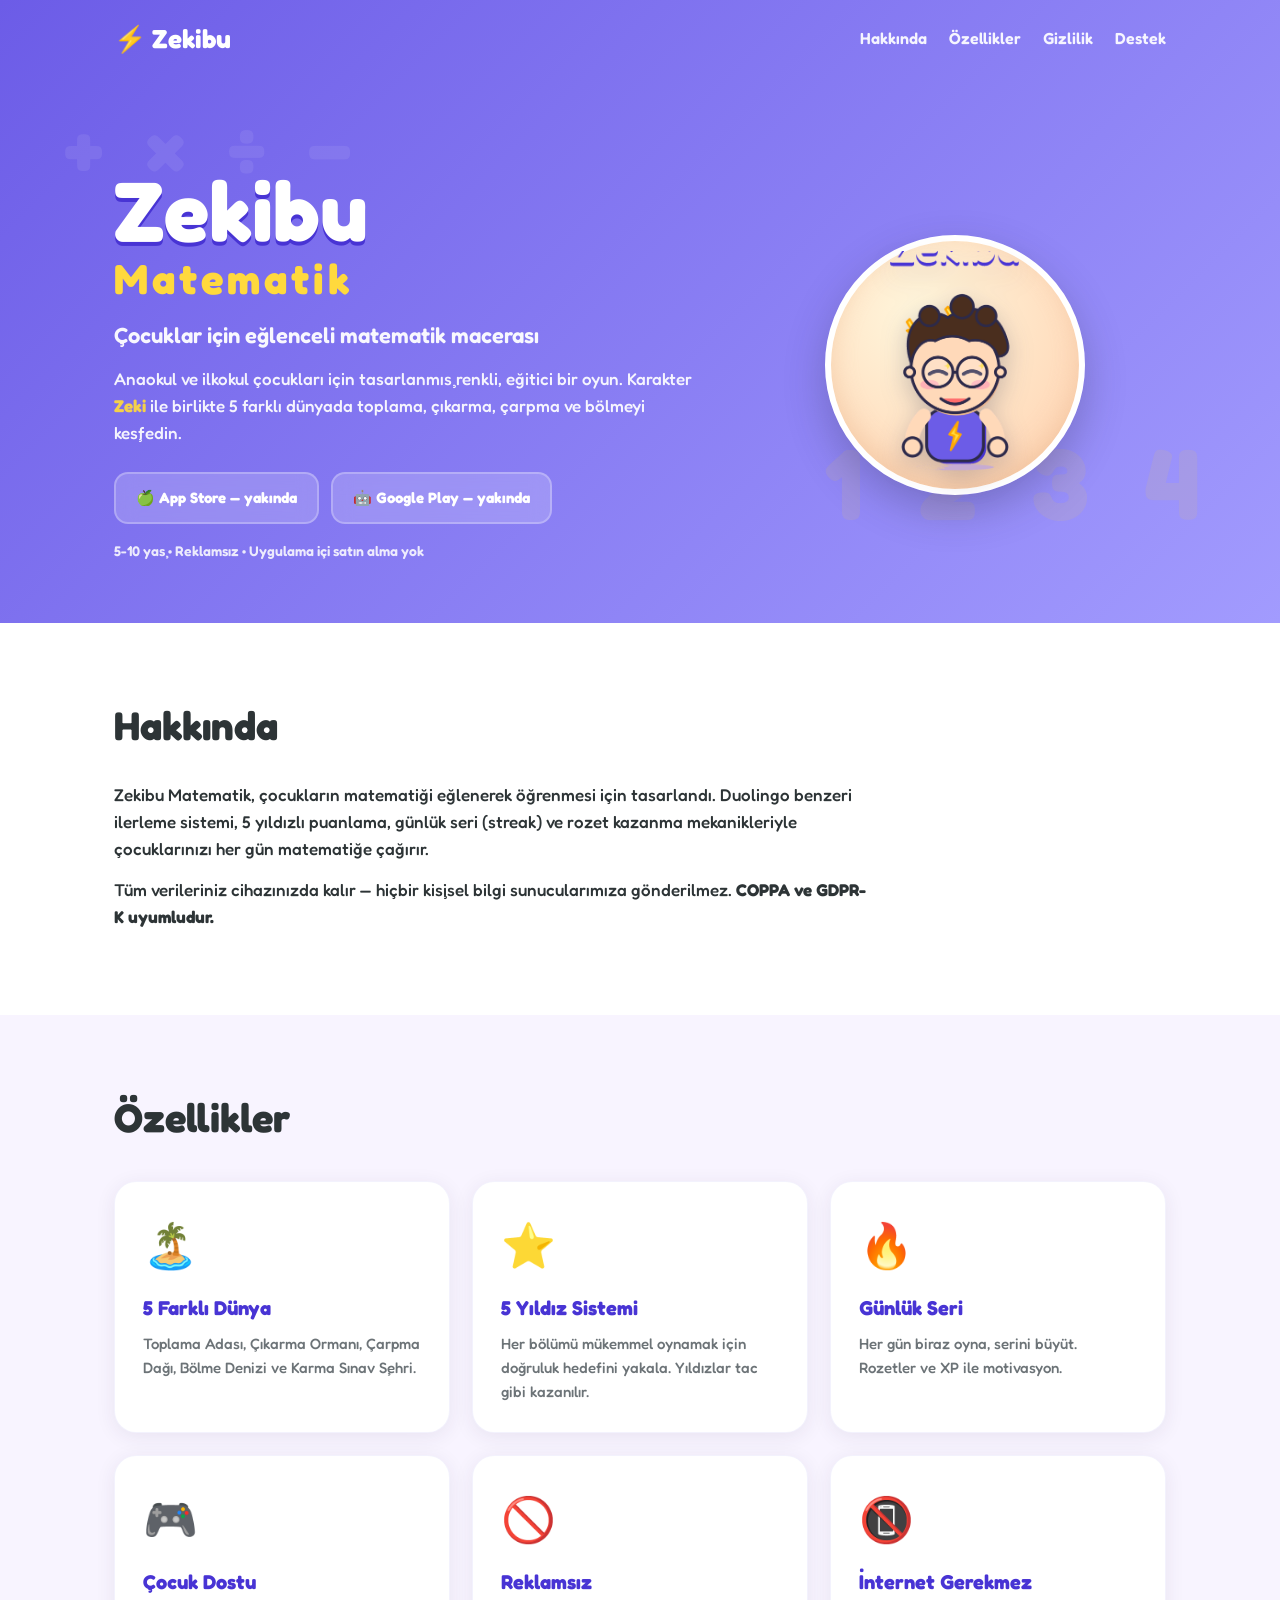
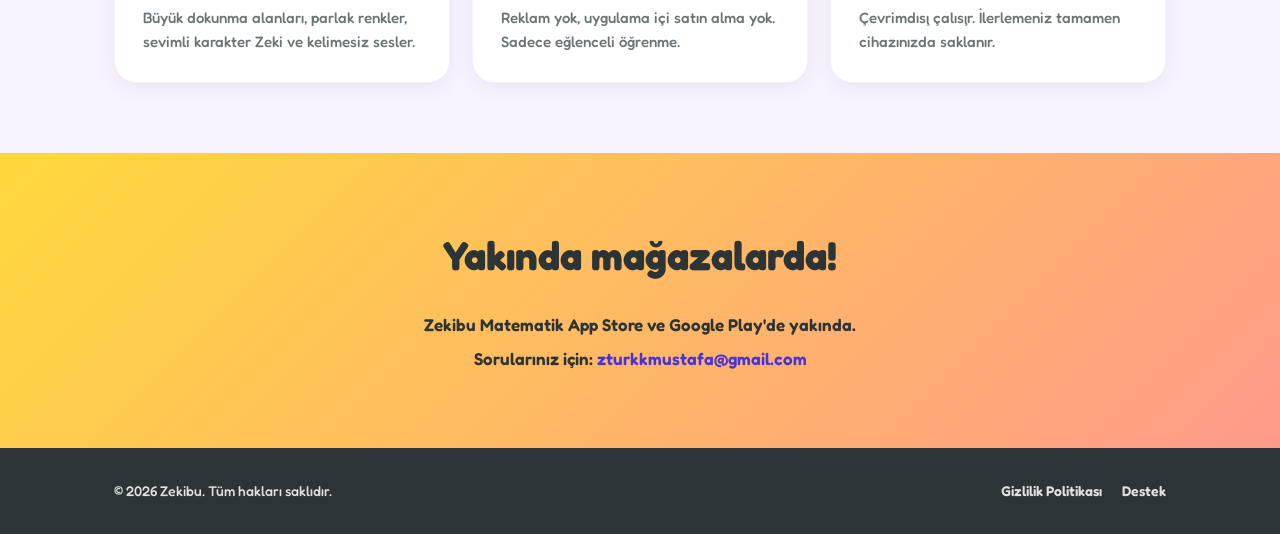
<file: index.html>
<!DOCTYPE html>
<html lang="tr">
<head>
  <meta charset="UTF-8" />
  <meta name="viewport" content="width=device-width, initial-scale=1.0" />
  <title>Zekibu Matematik — Çocuklar için Eğlenceli Matematik Oyunu</title>
  <meta name="description" content="Zekibu Matematik, anaokul ve ilkokul çocukları için tasarlanmış eğlenceli matematik öğrenme oyunudur. Toplama, çıkarma, çarpma ve bölmeyi Zeki ile keşfedin." />
  <meta property="og:title" content="Zekibu Matematik" />
  <meta property="og:description" content="Çocuklar için eğlenceli matematik macerası — Zeki ile öğren!" />
  <meta property="og:type" content="website" />
  <link rel="icon" type="image/png" href="assets/favicon.png" />
  <link rel="preconnect" href="https://fonts.googleapis.com" />
  <link rel="preconnect" href="https://fonts.gstatic.com" crossorigin />
  <link href="https://fonts.googleapis.com/css2?family=Fredoka:wght@500;600;700;800&display=swap" rel="stylesheet" />
  <link rel="stylesheet" href="style.css?v=2" />
</head>
<body>
  <header class="hero">
    <nav class="nav">
      <a class="brand" href="/">⚡ Zekibu</a>
      <div class="nav-links">
        <a href="#hakkinda">Hakkında</a>
        <a href="#ozellikler">Özellikler</a>
        <a href="privacy.html">Gizlilik</a>
        <a href="support.html">Destek</a>
      </div>
    </nav>

    <div class="hero-content">
      <div class="hero-text">
        <h1>Zekibu <span class="accent">Matematik</span></h1>
        <p class="tagline">Çocuklar için eğlenceli matematik macerası</p>
        <p class="lead">
          Anaokul ve ilkokul çocukları için tasarlanmış renkli, eğitici bir oyun.
          Karakter <strong>Zeki</strong> ile birlikte 5 farklı dünyada toplama,
          çıkarma, çarpma ve bölmeyi keşfedin.
        </p>
        <div class="store-badges">
          <span class="badge-soon">🍏 App Store — yakında</span>
          <span class="badge-soon">🤖 Google Play — yakında</span>
        </div>
        <p class="age">5-10 yaş • Reklamsız • Uygulama içi satın alma yok</p>
      </div>
      <div class="hero-visual">
        <div class="zeki-circle">
          <img src="assets/zeki-mobile.png" alt="Zeki — Zekibu Matematik karakteri" class="zeki-img" />
        </div>
      </div>
    </div>
  </header>

  <section id="hakkinda" class="section">
    <div class="container">
      <h2>Hakkında</h2>
      <p>
        Zekibu Matematik, çocukların matematiği eğlenerek öğrenmesi için
        tasarlandı. Duolingo benzeri ilerleme sistemi, 5 yıldızlı puanlama,
        günlük seri (streak) ve rozet kazanma mekanikleriyle çocuklarınızı
        her gün matematiğe çağırır.
      </p>
      <p>
        Tüm verileriniz cihazınızda kalır — hiçbir kişisel bilgi
        sunucularımıza gönderilmez. <strong>COPPA ve GDPR-K uyumludur.</strong>
      </p>
    </div>
  </section>

  <section id="ozellikler" class="section section-alt">
    <div class="container">
      <h2>Özellikler</h2>
      <div class="features">
        <div class="feature-card">
          <div class="feature-icon">🏝️</div>
          <h3>5 Farklı Dünya</h3>
          <p>Toplama Adası, Çıkarma Ormanı, Çarpma Dağı, Bölme Denizi ve Karma Sınav Şehri.</p>
        </div>
        <div class="feature-card">
          <div class="feature-icon">⭐</div>
          <h3>5 Yıldız Sistemi</h3>
          <p>Her bölümü mükemmel oynamak için doğruluk hedefini yakala. Yıldızlar tac gibi kazanılır.</p>
        </div>
        <div class="feature-card">
          <div class="feature-icon">🔥</div>
          <h3>Günlük Seri</h3>
          <p>Her gün biraz oyna, serini büyüt. Rozetler ve XP ile motivasyon.</p>
        </div>
        <div class="feature-card">
          <div class="feature-icon">🎮</div>
          <h3>Çocuk Dostu</h3>
          <p>Büyük dokunma alanları, parlak renkler, sevimli karakter Zeki ve kelimesiz sesler.</p>
        </div>
        <div class="feature-card">
          <div class="feature-icon">🚫</div>
          <h3>Reklamsız</h3>
          <p>Reklam yok, uygulama içi satın alma yok. Sadece eğlenceli öğrenme.</p>
        </div>
        <div class="feature-card">
          <div class="feature-icon">📵</div>
          <h3>İnternet Gerekmez</h3>
          <p>Çevrimdışı çalışır. İlerlemeniz tamamen cihazınızda saklanır.</p>
        </div>
      </div>
    </div>
  </section>

  <section class="section cta">
    <div class="container">
      <h2>Yakında mağazalarda!</h2>
      <p>Zekibu Matematik App Store ve Google Play'de yakında.</p>
      <p>Sorularınız için: <a href="mailto:zturkkmustafa@gmail.com">zturkkmustafa@gmail.com</a></p>
    </div>
  </section>

  <footer>
    <div class="container">
      <p>© 2026 Zekibu. Tüm hakları saklıdır.</p>
      <div class="footer-links">
        <a href="privacy.html">Gizlilik Politikası</a>
        <a href="support.html">Destek</a>
      </div>
    </div>
  </footer>
</body>
</html>
</file>
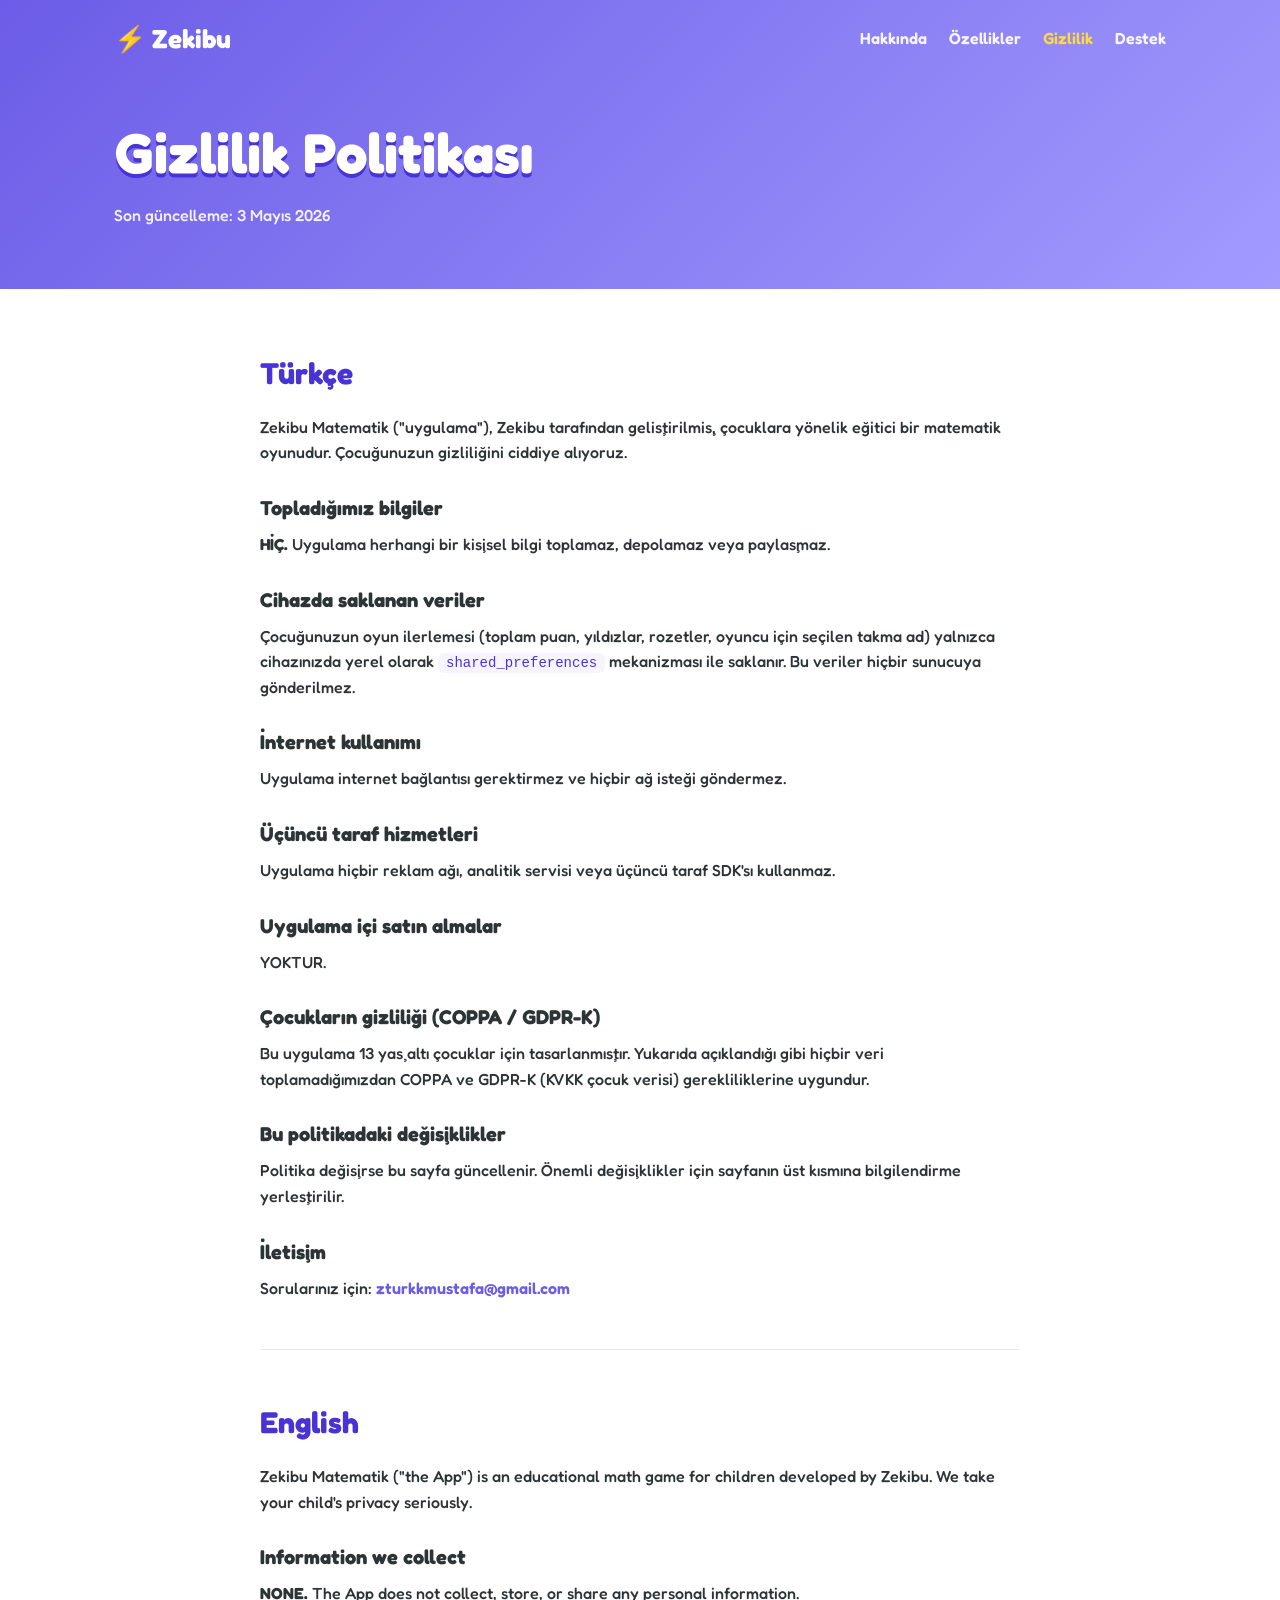
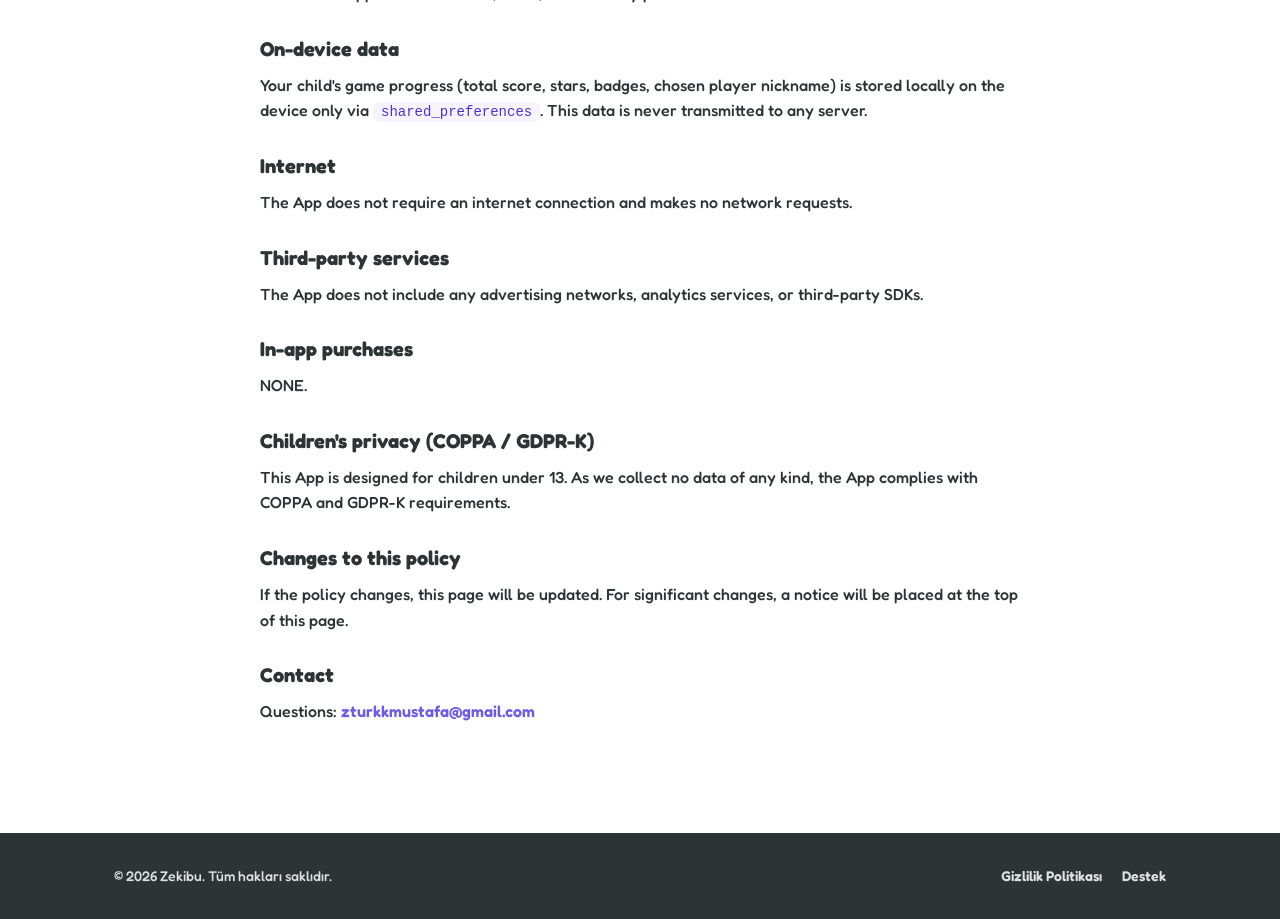
<file: privacy.html>
<!DOCTYPE html>
<html lang="tr">
<head>
  <meta charset="UTF-8" />
  <meta name="viewport" content="width=device-width, initial-scale=1.0" />
  <title>Gizlilik Politikası — Zekibu Matematik</title>
  <meta name="description" content="Zekibu Matematik gizlilik politikası. Hiçbir kişisel veri toplanmaz, COPPA ve GDPR-K uyumludur." />
  <link rel="icon" type="image/png" href="assets/favicon.png" />
  <link rel="preconnect" href="https://fonts.googleapis.com" />
  <link rel="preconnect" href="https://fonts.gstatic.com" crossorigin />
  <link href="https://fonts.googleapis.com/css2?family=Fredoka:wght@500;600;700;800&display=swap" rel="stylesheet" />
  <link rel="stylesheet" href="style.css?v=2" />
</head>
<body>
  <header class="page-header">
    <nav class="nav">
      <a class="brand" href="/">⚡ Zekibu</a>
      <div class="nav-links">
        <a href="index.html#hakkinda">Hakkında</a>
        <a href="index.html#ozellikler">Özellikler</a>
        <a href="privacy.html" class="active">Gizlilik</a>
        <a href="support.html">Destek</a>
      </div>
    </nav>
    <div class="container">
      <h1>Gizlilik Politikası</h1>
      <p class="updated">Son güncelleme: 3 Mayıs 2026</p>
    </div>
  </header>

  <main class="container content">
    <section>
      <h2>Türkçe</h2>
      <p>
        Zekibu Matematik ("uygulama"), Zekibu tarafından geliştirilmiş,
        çocuklara yönelik eğitici bir matematik oyunudur. Çocuğunuzun
        gizliliğini ciddiye alıyoruz.
      </p>

      <h3>Topladığımız bilgiler</h3>
      <p><strong>HİÇ.</strong> Uygulama herhangi bir kişisel bilgi toplamaz, depolamaz veya paylaşmaz.</p>

      <h3>Cihazda saklanan veriler</h3>
      <p>
        Çocuğunuzun oyun ilerlemesi (toplam puan, yıldızlar, rozetler,
        oyuncu için seçilen takma ad) yalnızca cihazınızda yerel olarak
        <code>shared_preferences</code> mekanizması ile saklanır. Bu veriler
        hiçbir sunucuya gönderilmez.
      </p>

      <h3>İnternet kullanımı</h3>
      <p>Uygulama internet bağlantısı gerektirmez ve hiçbir ağ isteği göndermez.</p>

      <h3>Üçüncü taraf hizmetleri</h3>
      <p>Uygulama hiçbir reklam ağı, analitik servisi veya üçüncü taraf SDK'sı kullanmaz.</p>

      <h3>Uygulama içi satın almalar</h3>
      <p>YOKTUR.</p>

      <h3>Çocukların gizliliği (COPPA / GDPR-K)</h3>
      <p>
        Bu uygulama 13 yaş altı çocuklar için tasarlanmıştır. Yukarıda
        açıklandığı gibi hiçbir veri toplamadığımızdan COPPA ve GDPR-K
        (KVKK çocuk verisi) gerekliliklerine uygundur.
      </p>

      <h3>Bu politikadaki değişiklikler</h3>
      <p>
        Politika değişirse bu sayfa güncellenir. Önemli değişiklikler için
        sayfanın üst kısmına bilgilendirme yerleştirilir.
      </p>

      <h3>İletişim</h3>
      <p>Sorularınız için: <a href="mailto:zturkkmustafa@gmail.com">zturkkmustafa@gmail.com</a></p>
    </section>

    <hr />

    <section>
      <h2>English</h2>
      <p>
        Zekibu Matematik ("the App") is an educational math game for
        children developed by Zekibu. We take your child's privacy
        seriously.
      </p>

      <h3>Information we collect</h3>
      <p><strong>NONE.</strong> The App does not collect, store, or share any personal information.</p>

      <h3>On-device data</h3>
      <p>
        Your child's game progress (total score, stars, badges, chosen
        player nickname) is stored locally on the device only via
        <code>shared_preferences</code>. This data is never transmitted to
        any server.
      </p>

      <h3>Internet</h3>
      <p>The App does not require an internet connection and makes no network requests.</p>

      <h3>Third-party services</h3>
      <p>The App does not include any advertising networks, analytics services, or third-party SDKs.</p>

      <h3>In-app purchases</h3>
      <p>NONE.</p>

      <h3>Children's privacy (COPPA / GDPR-K)</h3>
      <p>
        This App is designed for children under 13. As we collect no data of
        any kind, the App complies with COPPA and GDPR-K requirements.
      </p>

      <h3>Changes to this policy</h3>
      <p>
        If the policy changes, this page will be updated. For significant
        changes, a notice will be placed at the top of this page.
      </p>

      <h3>Contact</h3>
      <p>Questions: <a href="mailto:zturkkmustafa@gmail.com">zturkkmustafa@gmail.com</a></p>
    </section>
  </main>

  <footer>
    <div class="container">
      <p>© 2026 Zekibu. Tüm hakları saklıdır.</p>
      <div class="footer-links">
        <a href="privacy.html">Gizlilik Politikası</a>
        <a href="support.html">Destek</a>
      </div>
    </div>
  </footer>
</body>
</html>
</file>
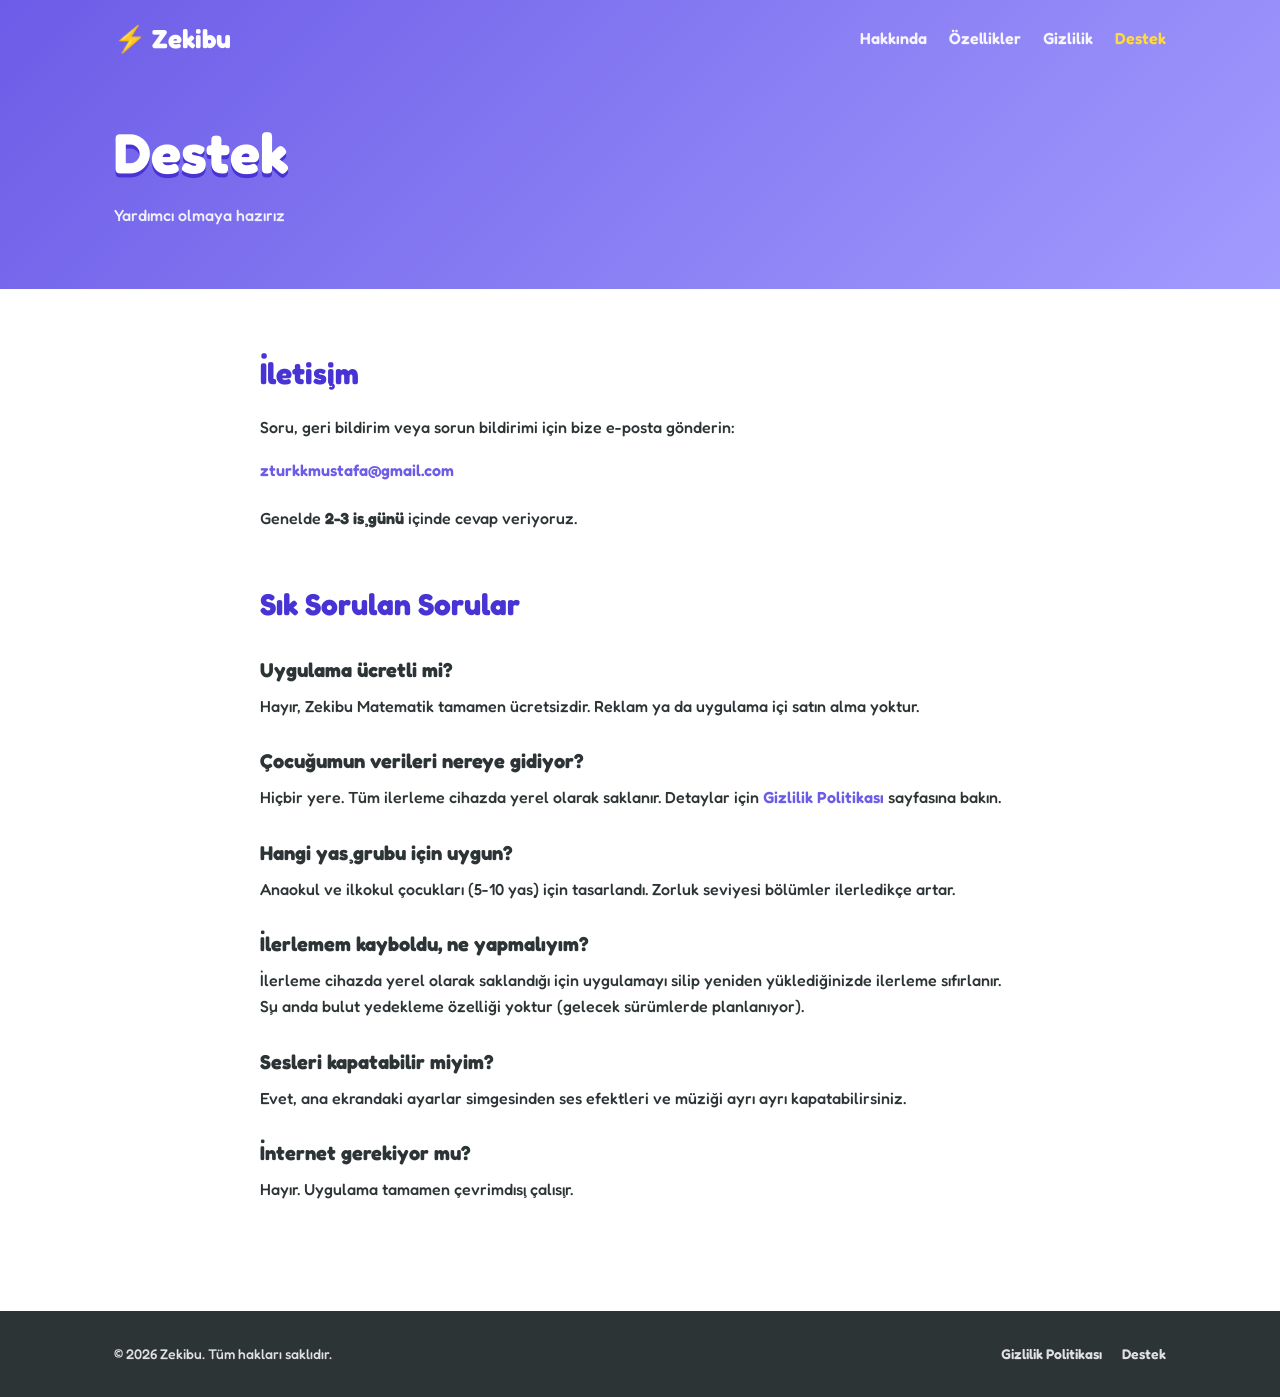
<file: support.html>
<!DOCTYPE html>
<html lang="tr">
<head>
  <meta charset="UTF-8" />
  <meta name="viewport" content="width=device-width, initial-scale=1.0" />
  <title>Destek — Zekibu Matematik</title>
  <meta name="description" content="Zekibu Matematik destek sayfası. Sorularınız ve geri bildirimleriniz için iletişim." />
  <link rel="icon" type="image/png" href="assets/favicon.png" />
  <link rel="preconnect" href="https://fonts.googleapis.com" />
  <link rel="preconnect" href="https://fonts.gstatic.com" crossorigin />
  <link href="https://fonts.googleapis.com/css2?family=Fredoka:wght@500;600;700;800&display=swap" rel="stylesheet" />
  <link rel="stylesheet" href="style.css?v=2" />
</head>
<body>
  <header class="page-header">
    <nav class="nav">
      <a class="brand" href="/">⚡ Zekibu</a>
      <div class="nav-links">
        <a href="index.html#hakkinda">Hakkında</a>
        <a href="index.html#ozellikler">Özellikler</a>
        <a href="privacy.html">Gizlilik</a>
        <a href="support.html" class="active">Destek</a>
      </div>
    </nav>
    <div class="container">
      <h1>Destek</h1>
      <p class="updated">Yardımcı olmaya hazırız</p>
    </div>
  </header>

  <main class="container content">
    <section>
      <h2>İletişim</h2>
      <p>
        Soru, geri bildirim veya sorun bildirimi için bize e-posta gönderin:
      </p>
      <p class="big-link">
        <a href="mailto:zturkkmustafa@gmail.com">zturkkmustafa@gmail.com</a>
      </p>
      <p>
        Genelde <strong>2-3 iş günü</strong> içinde cevap veriyoruz.
      </p>
    </section>

    <section>
      <h2>Sık Sorulan Sorular</h2>

      <h3>Uygulama ücretli mi?</h3>
      <p>Hayır, Zekibu Matematik tamamen ücretsizdir. Reklam ya da uygulama içi satın alma yoktur.</p>

      <h3>Çocuğumun verileri nereye gidiyor?</h3>
      <p>
        Hiçbir yere. Tüm ilerleme cihazda yerel olarak saklanır. Detaylar için
        <a href="privacy.html">Gizlilik Politikası</a> sayfasına bakın.
      </p>

      <h3>Hangi yaş grubu için uygun?</h3>
      <p>
        Anaokul ve ilkokul çocukları (5-10 yaş) için tasarlandı. Zorluk
        seviyesi bölümler ilerledikçe artar.
      </p>

      <h3>İlerlemem kayboldu, ne yapmalıyım?</h3>
      <p>
        İlerleme cihazda yerel olarak saklandığı için uygulamayı silip
        yeniden yüklediğinizde ilerleme sıfırlanır. Şu anda bulut yedekleme
        özelliği yoktur (gelecek sürümlerde planlanıyor).
      </p>

      <h3>Sesleri kapatabilir miyim?</h3>
      <p>
        Evet, ana ekrandaki ayarlar simgesinden ses efektleri ve müziği ayrı
        ayrı kapatabilirsiniz.
      </p>

      <h3>İnternet gerekiyor mu?</h3>
      <p>
        Hayır. Uygulama tamamen çevrimdışı çalışır.
      </p>
    </section>
  </main>

  <footer>
    <div class="container">
      <p>© 2026 Zekibu. Tüm hakları saklıdır.</p>
      <div class="footer-links">
        <a href="privacy.html">Gizlilik Politikası</a>
        <a href="support.html">Destek</a>
      </div>
    </div>
  </footer>
</body>
</html>
</file>
<file: style.css>
:root {
  --primary: #6c5ce7;
  --primary-dark: #4834d4;
  --secondary: #ffd93d;
  --accent: #ff6b9d;
  --success: #6bcb77;
  --text-dark: #2d3436;
  --text-light: #ffffff;
  --text-muted: #6c7377;
  --bg-soft: #f8f4ff;
  --bg-alt: #fff8e7;
  --shadow: 0 4px 20px rgba(45, 42, 74, 0.08);
}

* {
  box-sizing: border-box;
  margin: 0;
  padding: 0;
}

html {
  scroll-behavior: smooth;
}

body {
  font-family: "Fredoka", -apple-system, BlinkMacSystemFont, "Segoe UI", sans-serif;
  font-weight: 500;
  color: var(--text-dark);
  line-height: 1.6;
  background: #ffffff;
}

a {
  color: var(--primary);
  text-decoration: none;
  font-weight: 600;
  transition: color 0.2s;
}

a:hover {
  color: var(--primary-dark);
}

.container {
  max-width: 1100px;
  margin: 0 auto;
  padding: 0 24px;
}

/* Nav */
.nav {
  display: flex;
  align-items: center;
  justify-content: space-between;
  padding: 18px 24px;
  max-width: 1100px;
  margin: 0 auto;
}

.brand {
  font-size: 26px;
  font-weight: 800;
  color: var(--text-light);
}

.page-header .brand {
  color: var(--text-light);
}

.nav-links {
  display: flex;
  gap: 22px;
}

.nav-links a {
  color: rgba(255, 255, 255, 0.92);
  font-weight: 600;
  font-size: 16px;
}

.nav-links a:hover,
.nav-links a.active {
  color: var(--secondary);
}

/* Hero */
.hero {
  background: linear-gradient(135deg, #6c5ce7 0%, #a29bfe 100%);
  color: var(--text-light);
  padding-bottom: 60px;
  position: relative;
  overflow: hidden;
}

.hero::before {
  content: "+ × ÷ −";
  position: absolute;
  top: 80px;
  left: 5%;
  font-size: 80px;
  color: rgba(255, 255, 255, 0.08);
  font-weight: 800;
  letter-spacing: 12px;
  pointer-events: none;
}

.hero::after {
  content: "1 2 3 4";
  position: absolute;
  bottom: 60px;
  right: 5%;
  font-size: 100px;
  color: rgba(255, 217, 61, 0.10);
  font-weight: 800;
  letter-spacing: 16px;
  pointer-events: none;
}

.hero-content {
  display: grid;
  grid-template-columns: 1.4fr 1fr;
  gap: 40px;
  align-items: center;
  max-width: 1100px;
  margin: 60px auto 0;
  padding: 30px 24px 0;
  position: relative;
  z-index: 1;
}

.hero-text h1 {
  font-size: clamp(48px, 7vw, 84px);
  font-weight: 800;
  line-height: 1;
  margin-bottom: 8px;
  text-shadow: 0 4px 0 var(--primary-dark);
}

.hero-text .accent {
  color: var(--secondary);
  display: block;
  font-size: 0.5em;
  letter-spacing: 4px;
  text-shadow: none;
  margin-top: 6px;
}

.tagline {
  font-size: 22px;
  font-weight: 600;
  margin: 18px 0 12px;
  opacity: 0.95;
}

.lead {
  font-size: 17px;
  font-weight: 500;
  margin-bottom: 26px;
  opacity: 0.92;
}

.lead strong {
  color: var(--secondary);
}

.store-badges {
  display: flex;
  gap: 12px;
  flex-wrap: wrap;
  margin-bottom: 16px;
}

.badge-soon {
  background: rgba(255, 255, 255, 0.18);
  backdrop-filter: blur(10px);
  padding: 12px 20px;
  border-radius: 14px;
  font-weight: 700;
  font-size: 15px;
  border: 2px solid rgba(255, 255, 255, 0.25);
}

.age {
  font-size: 14px;
  font-weight: 600;
  opacity: 0.85;
}

/* Hero visual - Zeki circle */
.hero-visual {
  display: flex;
  justify-content: center;
  align-items: center;
}

.zeki-circle {
  width: clamp(180px, 26vw, 260px);
  height: clamp(180px, 26vw, 260px);
  border-radius: 50%;
  background: radial-gradient(circle at 35% 30%, #fff6dc, #ffd9b9 75%, #f5be99);
  border: 6px solid #ffffff;
  box-shadow:
    0 16px 40px rgba(45, 42, 74, 0.28),
    inset 0 -10px 24px rgba(232, 182, 143, 0.45);
  display: flex;
  align-items: center;
  justify-content: center;
  position: relative;
  animation: float 4s ease-in-out infinite;
  flex-shrink: 0;
}

.zeki-img {
  width: 92%;
  height: 92%;
  object-fit: contain;
  filter: drop-shadow(0 8px 12px rgba(45, 42, 74, 0.25));
}

.zeki-spark {
  position: absolute;
  font-size: clamp(28px, 3.5vw, 44px);
  pointer-events: none;
  filter: drop-shadow(0 2px 4px rgba(255, 168, 1, 0.5));
}

.zeki-spark-1 {
  top: 8%;
  right: 4%;
  animation: spark-pop 2.4s ease-in-out infinite;
}

.zeki-spark-2 {
  top: 12%;
  left: 6%;
  font-size: clamp(20px, 2.6vw, 32px);
  animation: spark-pop 2.4s ease-in-out infinite;
  animation-delay: 0.6s;
}

.zeki-spark-3 {
  bottom: 14%;
  right: -2%;
  font-size: clamp(22px, 2.8vw, 36px);
  animation: spark-pop 2.4s ease-in-out infinite;
  animation-delay: 1.2s;
}

@keyframes float {
  0%, 100% {
    transform: translateY(0);
  }
  50% {
    transform: translateY(-10px);
  }
}

@keyframes spark-pop {
  0%, 100% {
    transform: scale(0.85) rotate(-8deg);
    opacity: 0.7;
  }
  50% {
    transform: scale(1.1) rotate(8deg);
    opacity: 1;
  }
}

/* Page header (privacy, support) */
.page-header {
  background: linear-gradient(135deg, #6c5ce7 0%, #a29bfe 100%);
  color: var(--text-light);
  padding-bottom: 60px;
}

.page-header h1 {
  font-size: clamp(36px, 6vw, 56px);
  font-weight: 800;
  margin-top: 30px;
  text-shadow: 0 4px 0 var(--primary-dark);
}

.page-header .updated {
  font-size: 16px;
  opacity: 0.9;
  margin-top: 6px;
  font-weight: 500;
}

/* Sections */
.section {
  padding: 70px 0;
}

.section-alt {
  background: var(--bg-soft);
}

.section h2 {
  font-size: clamp(28px, 4vw, 40px);
  font-weight: 800;
  margin-bottom: 24px;
  color: var(--text-dark);
}

.section p {
  font-size: 17px;
  margin-bottom: 14px;
  max-width: 760px;
}

/* Features grid */
.features {
  display: grid;
  grid-template-columns: repeat(auto-fit, minmax(260px, 1fr));
  gap: 22px;
  margin-top: 32px;
}

.feature-card {
  background: #ffffff;
  border-radius: 22px;
  padding: 28px;
  box-shadow: var(--shadow);
  border: 1px solid rgba(108, 92, 231, 0.08);
  transition: transform 0.2s, box-shadow 0.2s;
}

.feature-card:hover {
  transform: translateY(-4px);
  box-shadow: 0 12px 30px rgba(45, 42, 74, 0.12);
}

.feature-icon {
  font-size: 44px;
  margin-bottom: 12px;
}

.feature-card h3 {
  font-size: 20px;
  font-weight: 700;
  margin-bottom: 8px;
  color: var(--primary-dark);
}

.feature-card p {
  font-size: 15px;
  color: var(--text-muted);
  margin: 0;
}

/* CTA */
.cta {
  background: linear-gradient(135deg, #ffd93d 0%, #ff9a8b 100%);
  text-align: center;
  color: var(--text-dark);
}

.cta h2 {
  color: var(--text-dark);
}

.cta p {
  margin: 6px auto;
  max-width: 600px;
  font-weight: 600;
}

.cta a {
  color: var(--primary-dark);
}

/* Content (privacy, support) */
.content {
  padding: 60px 24px;
}

.content section {
  max-width: 760px;
  margin: 0 auto 48px;
}

.content h2 {
  font-size: 30px;
  margin-bottom: 18px;
  color: var(--primary-dark);
}

.content h3 {
  font-size: 20px;
  font-weight: 700;
  margin-top: 26px;
  margin-bottom: 8px;
  color: var(--text-dark);
}

.content p {
  font-size: 16px;
  margin-bottom: 12px;
  color: var(--text-dark);
}

.content code {
  background: var(--bg-soft);
  padding: 2px 8px;
  border-radius: 6px;
  font-family: "SF Mono", Menlo, monospace;
  font-size: 14px;
  color: var(--primary-dark);
}

.content hr {
  border: 0;
  height: 1px;
  background: rgba(108, 92, 231, 0.15);
  margin: 48px auto;
  max-width: 760px;
}

.big-link {
  font-size: 24px;
  font-weight: 700;
  margin: 18px 0 22px !important;
}

/* Footer */
footer {
  background: var(--text-dark);
  color: rgba(255, 255, 255, 0.85);
  padding: 32px 0;
  margin-top: auto;
}

footer .container {
  display: flex;
  justify-content: space-between;
  align-items: center;
  flex-wrap: wrap;
  gap: 16px;
}

footer p {
  font-size: 14px;
  font-weight: 500;
}

.footer-links {
  display: flex;
  gap: 20px;
}

.footer-links a {
  color: rgba(255, 255, 255, 0.85);
  font-size: 14px;
  font-weight: 600;
}

.footer-links a:hover {
  color: var(--secondary);
}

/* Responsive */
@media (max-width: 768px) {
  .nav {
    flex-direction: column;
    gap: 14px;
    padding: 16px 20px;
  }

  .nav-links {
    gap: 16px;
    flex-wrap: wrap;
    justify-content: center;
  }

  .hero-content {
    grid-template-columns: 1fr;
    text-align: center;
    margin-top: 20px;
  }

  .store-badges {
    justify-content: center;
  }

  .hero-visual {
    margin-top: 20px;
  }

  .section {
    padding: 50px 0;
  }

  footer .container {
    flex-direction: column;
    text-align: center;
  }
}
</file>
